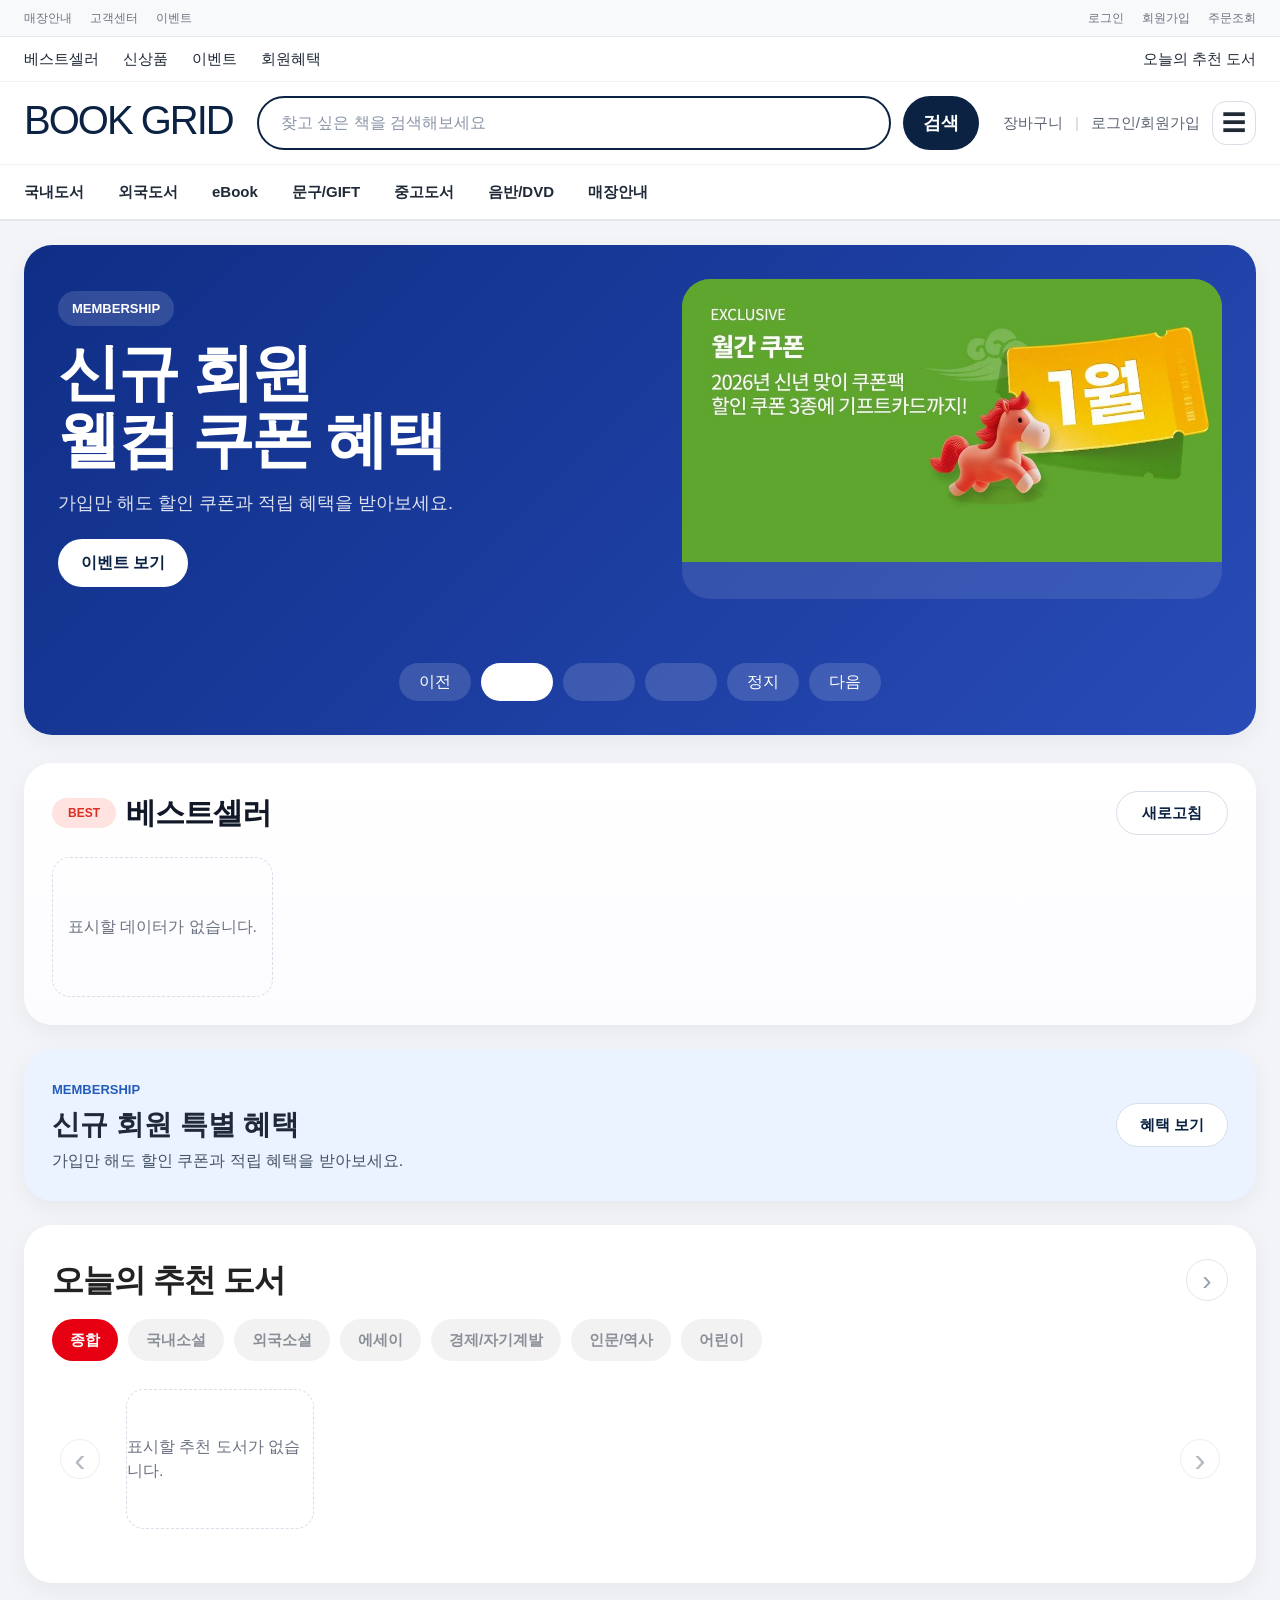
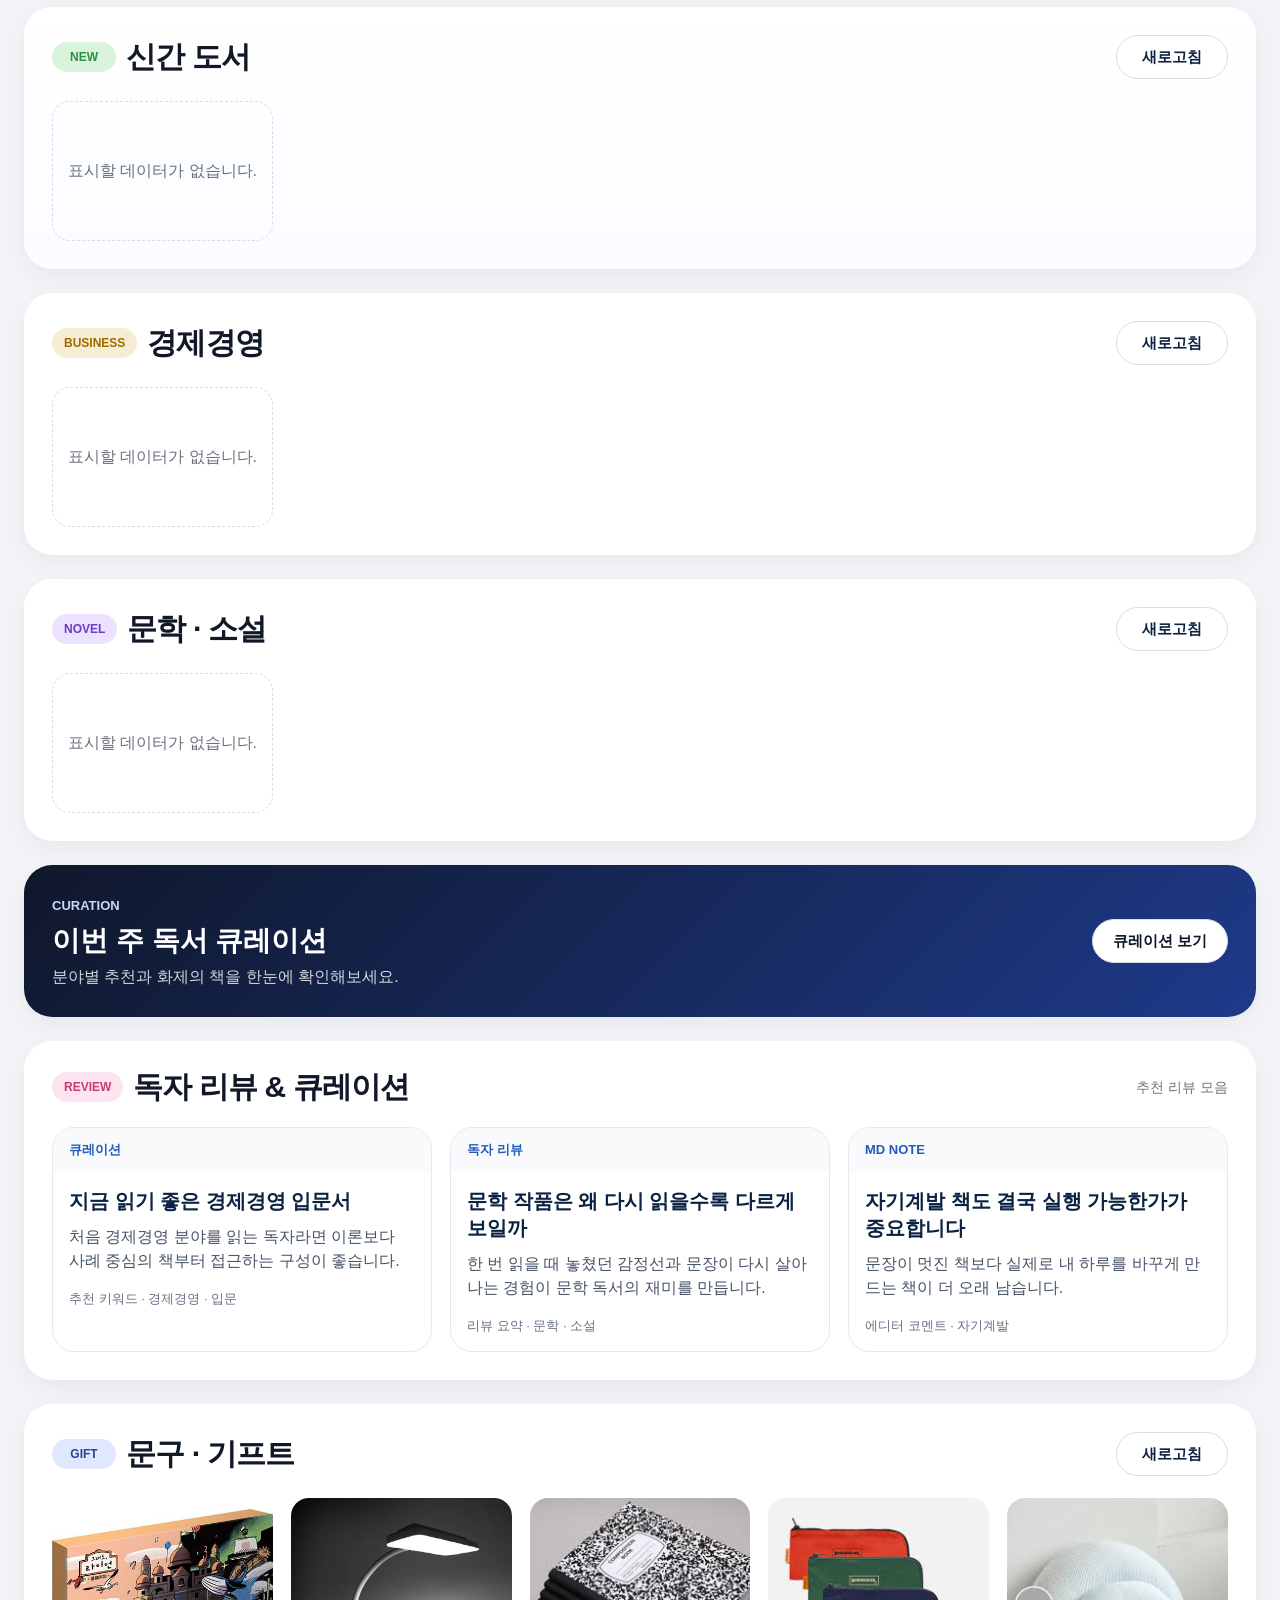
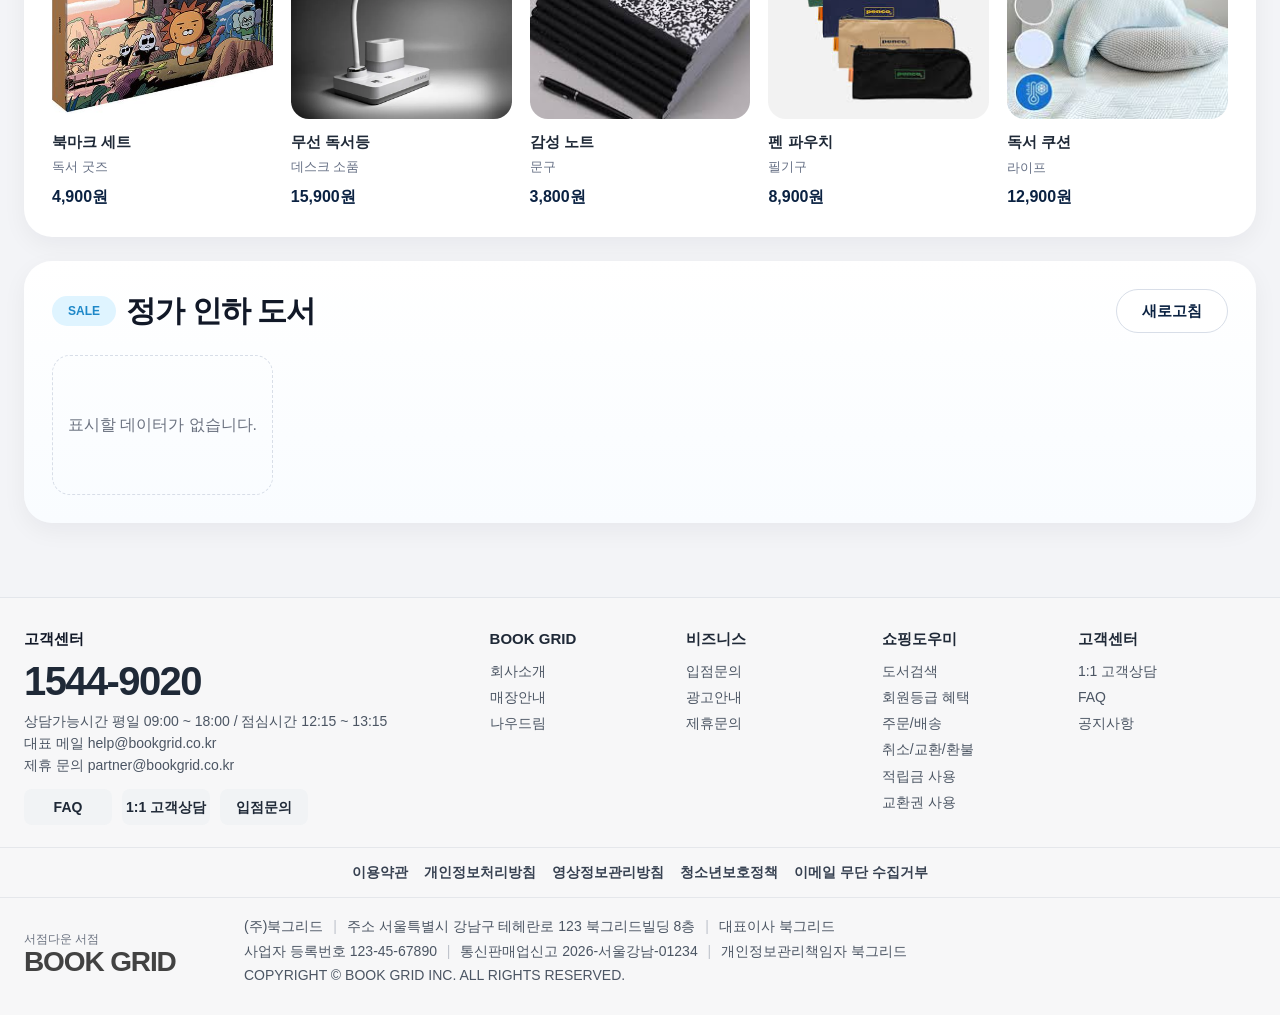
<file: index.html>
<!DOCTYPE html>
<html lang="ko">
<head>
<meta charset="UTF-8" />
<meta name="viewport" content="width=device-width, initial-scale=1.0" />
<title>BOOK GRID</title>
<link rel="stylesheet" href="css/main.css" />
</head>
<body>
<div class="top-util">
<div class="container util-inner">
<div class="util-left">
<a href="#">매장안내</a>
<a href="#">고객센터</a>
<a href="#">이벤트</a>
</div>
<div class="util-right">
<a href="#">로그인</a>
<a href="#">회원가입</a>
<a href="#">주문조회</a>
</div>
</div>
</div>

<header class="site-header">
<div class="top-banner">
<div class="container top-banner-inner">
<div class="top-banner-left">
    <a href="#">베스트셀러</a>
    <a href="#">신상품</a>
    <a href="#">이벤트</a>
    <a href="#">회원혜택</a>
</div>
<div class="top-banner-right">
    <span>오늘의 추천 도서</span>
</div>
</div>
</div>

<div class="main-header">
<div class="container main-header-inner">
<h1 class="logo">
    <a href="#">BOOK GRID</a>
</h1>

<form class="search-box" id="searchForm">
    <input
    type="text"
    id="searchInput"
    placeholder="찾고 싶은 책을 검색해보세요"
    />
    <button type="submit">검색</button>
</form>

<div class="header-actions">
    <a href="#" class="text-link">장바구니</a>
    <span class="divider">|</span>
    <a href="#" class="text-link">로그인/회원가입</a>
    <button
    class="menu-toggle"
    id="menuBtn"
    type="button"
    aria-label="메뉴 열기"
    >
    ☰
    </button>
</div>
</div>
</div>

<nav class="category-nav">
<div class="container category-nav-inner">
<ul class="category-list">
    <li><a href="#">국내도서</a></li>
    <li><a href="#">외국도서</a></li>
    <li><a href="#">eBook</a></li>
    <li><a href="#">문구/GIFT</a></li>
    <li><a href="#">중고도서</a></li>
    <li><a href="#">음반/DVD</a></li>
    <li><a href="#">매장안내</a></li>
</ul>
</div>
</nav>

<div class="mega-menu" id="megaMenu">
<div class="container mega-menu-inner">
<div class="mega-col">
    <h4>국내도서</h4>
    <a href="#">소설</a>
    <a href="#">에세이</a>
    <a href="#">경제경영</a>
    <a href="#">자기계발</a>
</div>
<div class="mega-col">
    <h4>외국도서</h4>
    <a href="#">문학</a>
    <a href="#">인문</a>
    <a href="#">예술</a>
    <a href="#">원서</a>
</div>
<div class="mega-col">
    <h4>eBook</h4>
    <a href="#">베스트</a>
    <a href="#">신간</a>
    <a href="#">오디오북</a>
    <a href="#">이벤트</a>
</div>
<div class="mega-col">
    <h4>문구/GIFT</h4>
    <a href="#">노트</a>
    <a href="#">펜</a>
    <a href="#">파우치</a>
    <a href="#">굿즈</a>
</div>
</div>
</div>
</header>

<main class="page-main">
<section class="hero-section">
<div class="container">
<div class="hero-slider">
    <div class="hero-track" id="heroTrack"></div>

    <div class="hero-controls">
    <button id="heroPrev" type="button">이전</button>
    <div class="hero-dots" id="heroDots"></div>
    <button id="heroPause" type="button">정지</button>
    <button id="heroNext" type="button">다음</button>
    </div>
</div>
</div>
</section>

<section class="content-wrap">
<div class="container">
<section class="content-section best-section">
    <div class="section-head">
    <div class="section-title-group">
        <span class="section-label red">BEST</span>
        <h2>베스트셀러</h2>
    </div>
    <button class="section-btn" data-section="best" type="button">새로고침</button>
    </div>
    <div class="book-grid five" id="bestBooks"></div>
</section>

<section class="wide-banner membership-banner">
    <div class="banner-copy">
    <span>MEMBERSHIP</span>
    <strong>신규 회원 특별 혜택</strong>
    <p>가입만 해도 할인 쿠폰과 적립 혜택을 받아보세요.</p>
    </div>
    <a href="#" class="banner-btn">혜택 보기</a>
</section>

<section class="content-section pick-clean-section">
    <div class="pick-clean-top">
    <div class="pick-clean-title-wrap">
        <h2>오늘의 추천 도서</h2>
    </div>

    <button class="pick-clean-more" type="button" aria-label="다음 추천 보기">›</button>
    </div>

    <div class="pick-clean-tabs" id="pickCleanTabs">
    <button class="pick-clean-tab active" type="button" data-pick-clean="all">종합</button>
    <button class="pick-clean-tab" type="button" data-pick-clean="korean">국내소설</button>
    <button class="pick-clean-tab" type="button" data-pick-clean="foreign">외국소설</button>
    <button class="pick-clean-tab" type="button" data-pick-clean="essay">에세이</button>
    <button class="pick-clean-tab" type="button" data-pick-clean="business">경제/자기계발</button>
    <button class="pick-clean-tab" type="button" data-pick-clean="humanities">인문/역사</button>
    <button class="pick-clean-tab" type="button" data-pick-clean="children">어린이</button>
    </div>

    <div class="pick-clean-carousel">
    <button class="pick-clean-arrow left" id="pickCleanPrev" type="button" aria-label="이전">‹</button>

    <div class="pick-clean-track-wrap">
        <div class="pick-clean-track" id="pickCleanTrack"></div>
    </div>

    <button class="pick-clean-arrow right" id="pickCleanNext" type="button" aria-label="다음">›</button>
    </div>

    <div class="pick-clean-dots" id="pickCleanDots"></div>
</section>

<section class="content-section soft-section">
    <div class="section-head">
    <div class="section-title-group">
        <span class="section-label green">NEW</span>
        <h2>신간 도서</h2>
    </div>
    <button class="section-btn" data-section="new" type="button">새로고침</button>
    </div>
    <div class="book-grid five" id="newBooks"></div>
</section>

<section class="content-section">
    <div class="section-head">
    <div class="section-title-group">
        <span class="section-label gold">BUSINESS</span>
        <h2>경제경영</h2>
    </div>
    <button class="section-btn" data-section="business" type="button">새로고침</button>
    </div>
    <div class="book-grid five" id="businessBooks"></div>
</section>

<section class="content-section">
    <div class="section-head">
    <div class="section-title-group">
        <span class="section-label purple">NOVEL</span>
        <h2>문학 · 소설</h2>
    </div>
    <button class="section-btn" data-section="novel" type="button">새로고침</button>
    </div>
    <div class="book-grid five" id="novelBooks"></div>
</section>

<section class="wide-banner dark">
    <div class="banner-copy">
    <span>CURATION</span>
    <strong>이번 주 독서 큐레이션</strong>
    <p>분야별 추천과 화제의 책을 한눈에 확인해보세요.</p>
    </div>
    <a href="#" class="banner-btn dark-btn">큐레이션 보기</a>
</section>

<section class="content-section review-section">
    <div class="section-head">
    <div class="section-title-group">
        <span class="section-label pink">REVIEW</span>
        <h2>독자 리뷰 & 큐레이션</h2>
    </div>
    <p class="section-meta">추천 리뷰 모음</p>
    </div>
    <div class="review-grid" id="reviewCards"></div>
</section>

<section class="content-section gift-section">
    <div class="section-head">
    <div class="section-title-group">
        <span class="section-label navy">GIFT</span>
        <h2>문구 · 기프트</h2>
    </div>
    <button class="section-btn" data-section="gift" type="button">새로고침</button>
    </div>
    <div class="gift-grid" id="giftItems"></div>
</section>

<section class="content-section sale-book-section">
    <div class="section-head">
    <div class="section-title-group">
        <span class="section-label sky">SALE</span>
        <h2>정가 인하 도서</h2>
    </div>
    <button class="section-btn" data-section="sale" type="button">새로고침</button>
    </div>
    <div class="book-grid five" id="saleBooks"></div>
</section>

<section class="content-section search-result-section hidden" id="searchSection">
    <div class="section-head">
    <div class="section-title-group">
        <span class="section-label blue">SEARCH</span>
        <h2>검색 결과</h2>
    </div>
    <p class="section-meta" id="searchMeta">도서를 검색해보세요</p>
    </div>
    <div class="book-grid five" id="searchBooks"></div>
</section>
</div>
</section>
</main>

<footer class="site-footer">
<div class="footer-top">
<div class="container footer-top-inner">
<div class="footer-cs">
    <h3>고객센터</h3>
    <strong>1544-9020</strong>
    <p>상담가능시간 평일 09:00 ~ 18:00 / 점심시간 12:15 ~ 13:15</p>
    <p>대표 메일 <a href="mailto:help@bookgrid.co.kr">help@bookgrid.co.kr</a></p>
    <p>제휴 문의 <a href="mailto:partner@bookgrid.co.kr">partner@bookgrid.co.kr</a></p>

    <div class="footer-cs-buttons">
    <a href="#">FAQ</a>
    <a href="#">1:1 고객상담</a>
    <a href="#">입점문의</a>
    </div>
</div>

<div class="footer-links-group">
    <div class="footer-links-col">
    <h4>BOOK GRID</h4>
    <a href="#">회사소개</a>
    <a href="#">매장안내</a>
    <a href="#">나우드림</a>
    </div>

    <div class="footer-links-col">
    <h4>비즈니스</h4>
    <a href="#">입점문의</a>
    <a href="#">광고안내</a>
    <a href="#">제휴문의</a>
    </div>

    <div class="footer-links-col">
    <h4>쇼핑도우미</h4>
    <a href="#">도서검색</a>
    <a href="#">회원등급 혜택</a>
    <a href="#">주문/배송</a>
    <a href="#">취소/교환/환불</a>
    <a href="#">적립금 사용</a>
    <a href="#">교환권 사용</a>
    </div>

    <div class="footer-links-col">
    <h4>고객센터</h4>
    <a href="#">1:1 고객상담</a>
    <a href="#">FAQ</a>
    <a href="#">공지사항</a>
    </div>
</div>
</div>
</div>

<div class="footer-policy">
<div class="container footer-policy-inner">
<nav class="footer-policy-links">
    <a href="#">이용약관</a>
    <a href="#">개인정보처리방침</a>
    <a href="#">영상정보관리방침</a>
    <a href="#">청소년보호정책</a>
    <a href="#">이메일 무단 수집거부</a>
</nav>
</div>
</div>

<div class="footer-bottom">
<div class="container footer-bottom-inner">
<div class="footer-brand">
    <p class="footer-brand-kicker">서점다운 서점</p>
    <h3>BOOK GRID</h3>
</div>

<div class="footer-company-info">
    <p>(주)북그리드 <span>|</span> 주소 서울특별시 강남구 테헤란로 123 북그리드빌딩 8층 <span>|</span> 대표이사 북그리드</p>
    <p>사업자 등록번호 123-45-67890 <span>|</span> 통신판매업신고 2026-서울강남-01234 <span>|</span> 개인정보관리책임자 북그리드</p>
    <p class="footer-copyright">COPYRIGHT © BOOK GRID INC. ALL RIGHTS RESERVED.</p>
</div>
</div>
</div>
</footer>

<script src="js/app.js"></script>
</body>
</html>
</file>
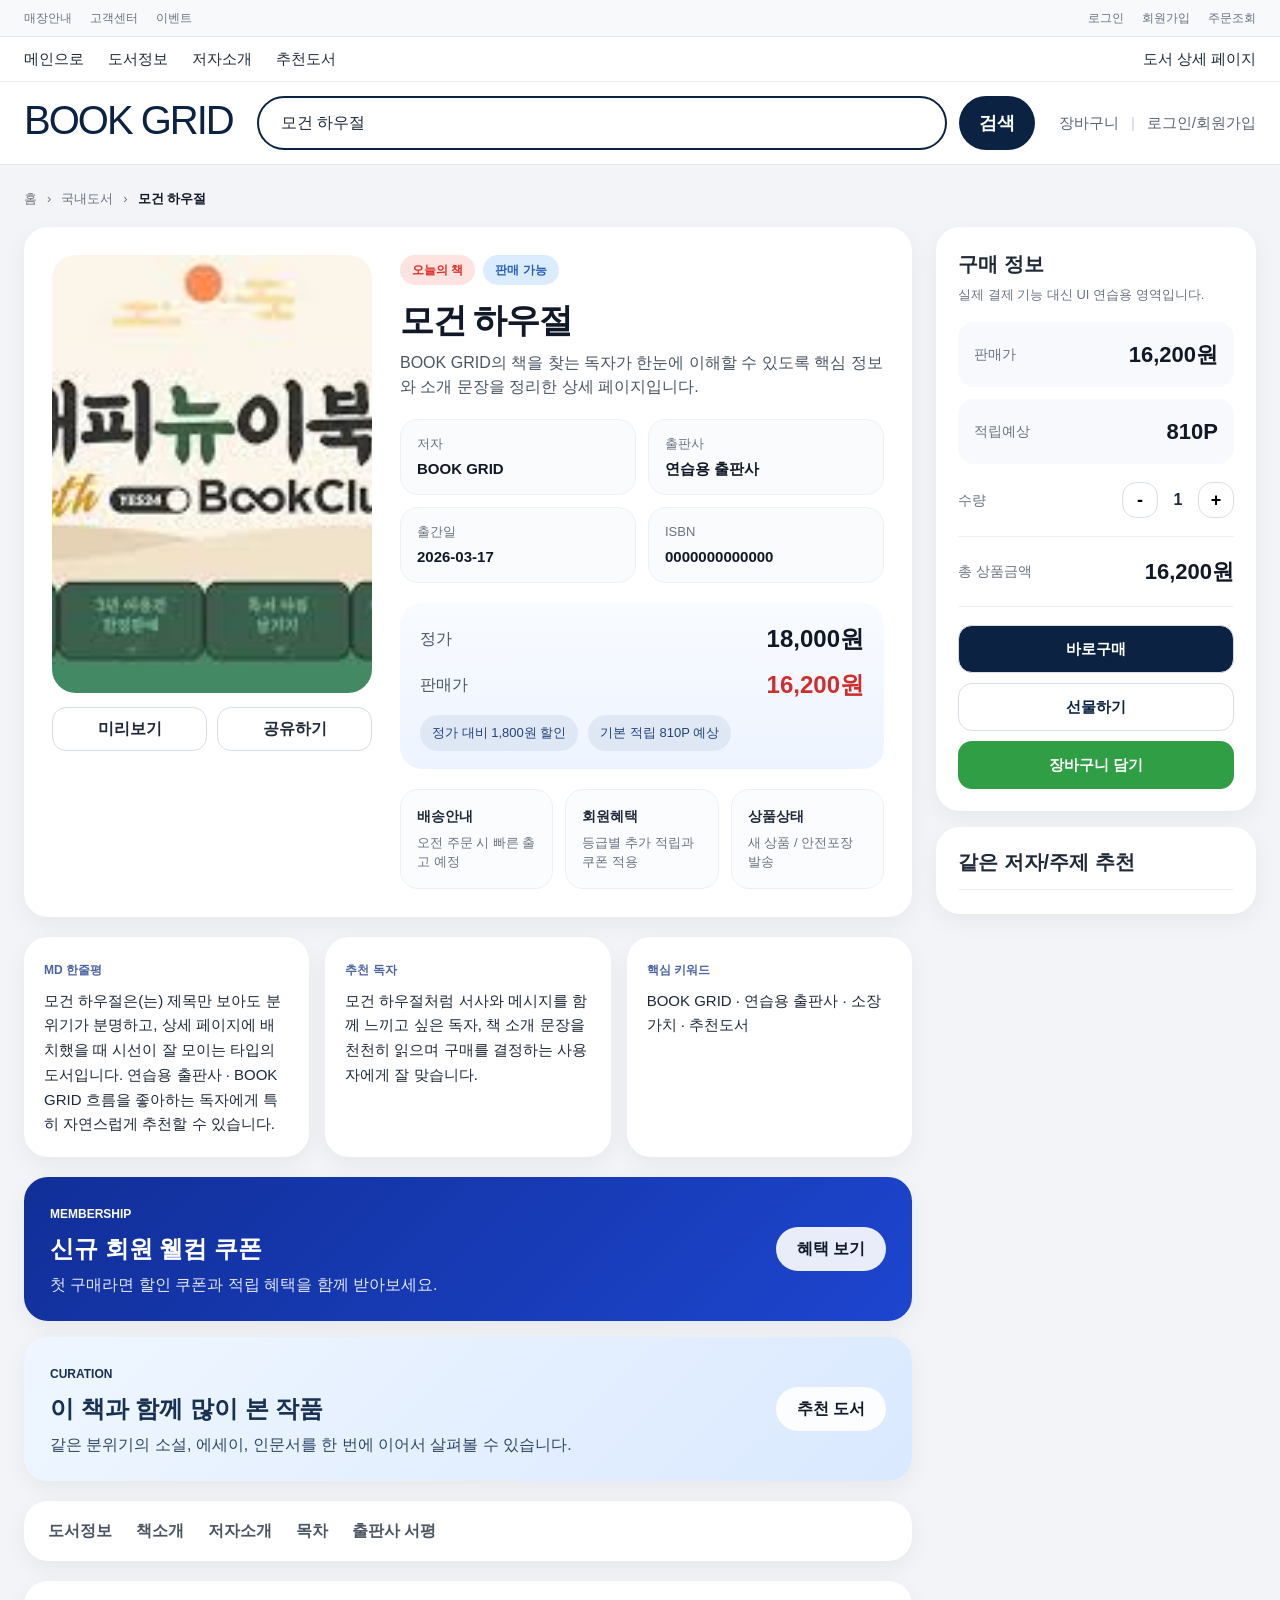
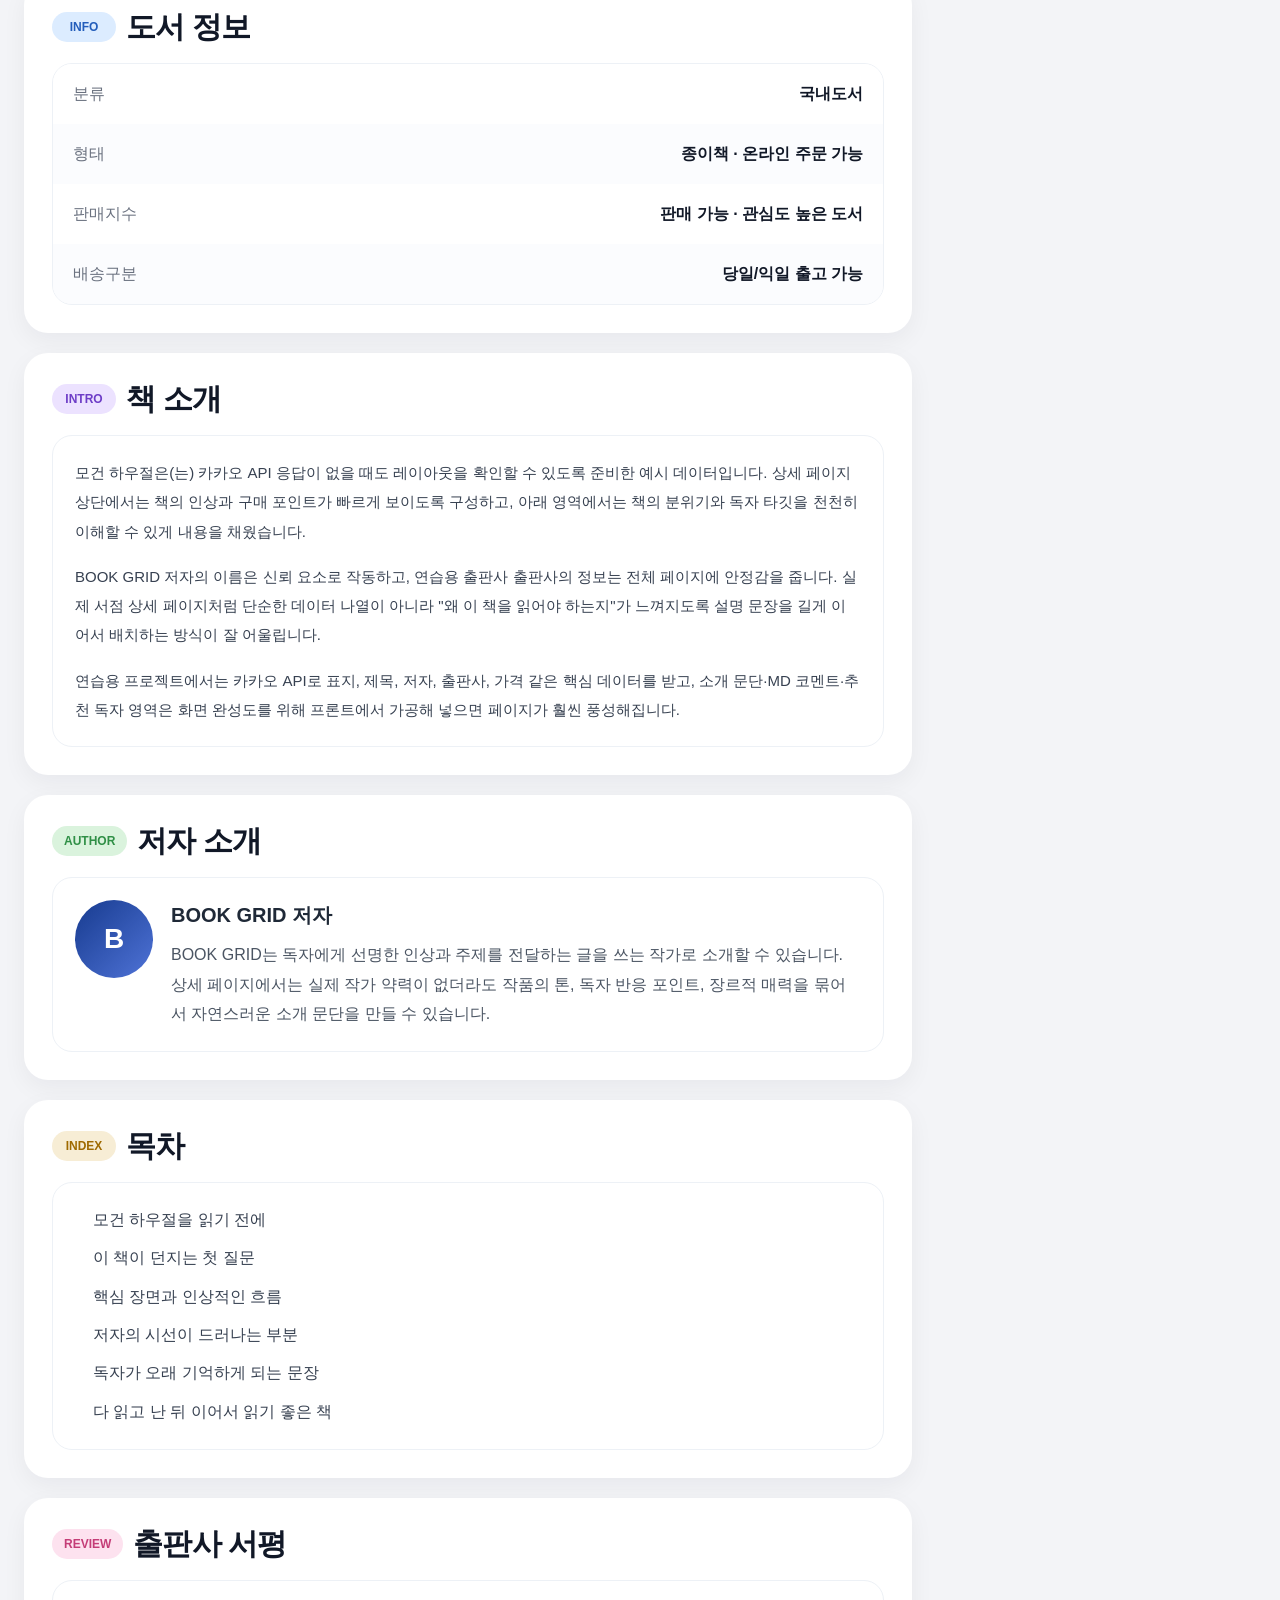
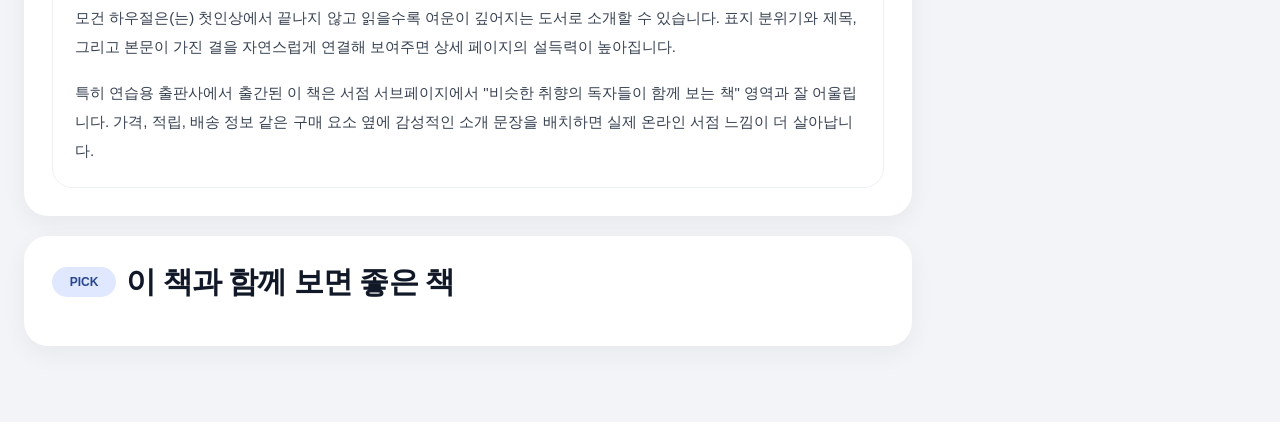
<file: detail.html>
<!DOCTYPE html>
<html lang="ko">
<head>
  <meta charset="UTF-8" />
  <meta name="viewport" content="width=device-width, initial-scale=1.0" />
  <title>BOOK GRID - 도서 상세</title>
  <link rel="stylesheet" href="css/main.css" />
  <link rel="stylesheet" href="css/detail.css" />
</head>
<body>
  <div class="top-util">
    <div class="container util-inner">
      <div class="util-left">
        <a href="#">매장안내</a>
        <a href="#">고객센터</a>
        <a href="#">이벤트</a>
      </div>
      <div class="util-right">
        <a href="#">로그인</a>
        <a href="#">회원가입</a>
        <a href="#">주문조회</a>
      </div>
    </div>
  </div>

  <header class="site-header detail-header">
    <div class="top-banner">
      <div class="container top-banner-inner">
        <div class="top-banner-left">
          <a href="index.html">메인으로</a>
          <a href="#detailInfo">도서정보</a>
          <a href="#authorSection">저자소개</a>
          <a href="#recommendSection">추천도서</a>
        </div>
        <div class="top-banner-right">
          <span>도서 상세 페이지</span>
        </div>
      </div>
    </div>

    <div class="main-header">
      <div class="container main-header-inner">
        <h1 class="logo">
          <a href="index.html">BOOK GRID</a>
        </h1>

        <form class="search-box" id="detailSearchForm">
          <input
            type="text"
            id="detailSearchInput"
            placeholder="책 제목을 입력하면 상세 페이지를 다시 불러옵니다"
          />
          <button type="submit">검색</button>
        </form>

        <div class="header-actions">
          <a href="#" class="text-link">장바구니</a>
          <span class="divider">|</span>
          <a href="#" class="text-link">로그인/회원가입</a>
        </div>
      </div>
    </div>
  </header>

  <main class="page-main detail-page-main">
    <div class="container">
      <div class="breadcrumb">
        <a href="index.html">홈</a>
        <span>›</span>
        <a href="#">국내도서</a>
        <span>›</span>
        <strong id="breadcrumbTitle">도서 상세</strong>
      </div>

      <section class="detail-hero">
        <div class="detail-main-column">
          <div class="detail-top-card">
            <div class="detail-cover-wrap">
              <div class="detail-cover-box">
                <img id="bookThumbnail" src="img/book.jpg" alt="도서 표지" />
              </div>
              <div class="detail-cover-actions">
                <button type="button">미리보기</button>
                <button type="button">공유하기</button>
              </div>
            </div>

            <div class="detail-summary">
              <div class="detail-badges">
                <span class="detail-badge red">오늘의 책</span>
                <span class="detail-badge blue" id="saleBadge">판매중</span>
              </div>

              <h2 class="detail-title" id="bookTitle">불러오는 중...</h2>
              <p class="detail-subtitle" id="bookSubtitle">도서 상세 설명을 준비하고 있습니다.</p>

              <dl class="detail-meta-list">
                <div>
                  <dt>저자</dt>
                  <dd id="bookAuthors">-</dd>
                </div>
                <div>
                  <dt>출판사</dt>
                  <dd id="bookPublisher">-</dd>
                </div>
                <div>
                  <dt>출간일</dt>
                  <dd id="bookDate">-</dd>
                </div>
                <div>
                  <dt>ISBN</dt>
                  <dd id="bookIsbn">-</dd>
                </div>
              </dl>

              <div class="detail-price-box">
                <div class="price-line">
                  <span class="label">정가</span>
                  <strong id="originPrice">0원</strong>
                </div>
                <div class="price-line sale">
                  <span class="label">판매가</span>
                  <strong id="salePrice">0원</strong>
                </div>
                <div class="price-desc">
                  <span id="discountText">즉시할인 적용 가능</span>
                  <span id="pointText">기본 적립 제공</span>
                </div>
              </div>

              <div class="quick-info-grid">
                <article>
                  <strong>배송안내</strong>
                  <p>오전 주문 시 빠른 출고 예정</p>
                </article>
                <article>
                  <strong>회원혜택</strong>
                  <p>등급별 추가 적립과 쿠폰 적용</p>
                </article>
                <article>
                  <strong>상품상태</strong>
                  <p>새 상품 / 안전포장 발송</p>
                </article>
              </div>
            </div>
          </div>

          <section class="detail-highlight-grid">
            <article>
              <span>MD 한줄평</span>
              <p id="mdComment">읽는 흐름이 좋고, 책 소개 페이지에 자연스럽게 어울리는 도서입니다.</p>
            </article>
            <article>
              <span>추천 독자</span>
              <p id="targetReader">처음 읽는 독자부터 깊이 있게 다시 읽고 싶은 독자까지 추천합니다.</p>
            </article>
            <article>
              <span>핵심 키워드</span>
              <p id="keywordTags">몰입감 · 문장력 · 추천도서</p>
            </article>
          </section>

          <section class="event-banner-stack">
            <article class="event-banner blue-tone">
              <div>
                <span>MEMBERSHIP</span>
                <strong>신규 회원 웰컴 쿠폰</strong>
                <p>첫 구매라면 할인 쿠폰과 적립 혜택을 함께 받아보세요.</p>
              </div>
              <a href="#">혜택 보기</a>
            </article>
            <article class="event-banner soft-tone">
              <div>
                <span>CURATION</span>
                <strong>이 책과 함께 많이 본 작품</strong>
                <p>같은 분위기의 소설, 에세이, 인문서를 한 번에 이어서 살펴볼 수 있습니다.</p>
              </div>
              <a href="#recommendSection">추천 도서</a>
            </article>
          </section>

          <nav class="detail-tab-nav">
            <a href="#detailInfo">도서정보</a>
            <a href="#introSection">책소개</a>
            <a href="#authorSection">저자소개</a>
            <a href="#indexSection">목차</a>
            <a href="#reviewSection">출판사 서평</a>
          </nav>

          <section class="detail-section" id="detailInfo">
            <div class="section-head detail-section-head">
              <div class="section-title-group">
                <span class="section-label blue">INFO</span>
                <h2>도서 정보</h2>
              </div>
            </div>
            <div class="info-table-card">
              <div class="info-row"><span>분류</span><strong id="categoryText">국내도서</strong></div>
              <div class="info-row"><span>형태</span><strong id="formatText">종이책</strong></div>
              <div class="info-row"><span>판매지수</span><strong id="saleStatusText">인기 도서</strong></div>
              <div class="info-row"><span>배송구분</span><strong>당일/익일 출고 가능</strong></div>
            </div>
          </section>

          <section class="detail-section" id="introSection">
            <div class="section-head detail-section-head">
              <div class="section-title-group">
                <span class="section-label purple">INTRO</span>
                <h2>책 소개</h2>
              </div>
            </div>
            <div class="detail-paragraph-card">
              <p id="introParagraph1"></p>
              <p id="introParagraph2"></p>
              <p id="introParagraph3"></p>
            </div>
          </section>

          <section class="detail-section" id="authorSection">
            <div class="section-head detail-section-head">
              <div class="section-title-group">
                <span class="section-label green">AUTHOR</span>
                <h2>저자 소개</h2>
              </div>
            </div>
            <div class="author-card">
              <div class="author-avatar" id="authorInitial">작</div>
              <div class="author-copy">
                <strong id="authorNameBlock">저자 정보 준비 중</strong>
                <p id="authorDescription"></p>
              </div>
            </div>
          </section>

          <section class="detail-section" id="indexSection">
            <div class="section-head detail-section-head">
              <div class="section-title-group">
                <span class="section-label gold">INDEX</span>
                <h2>목차</h2>
              </div>
            </div>
            <div class="detail-paragraph-card">
              <ol class="toc-list" id="tocList"></ol>
            </div>
          </section>

          <section class="detail-section" id="reviewSection">
            <div class="section-head detail-section-head">
              <div class="section-title-group">
                <span class="section-label pink">REVIEW</span>
                <h2>출판사 서평</h2>
              </div>
            </div>
            <div class="detail-paragraph-card">
              <p id="reviewParagraph1"></p>
              <p id="reviewParagraph2"></p>
            </div>
          </section>

          <section class="detail-section" id="recommendSection">
            <div class="section-head detail-section-head">
              <div class="section-title-group">
                <span class="section-label navy">PICK</span>
                <h2>이 책과 함께 보면 좋은 책</h2>
              </div>
            </div>
            <div class="recommend-grid" id="recommendGrid"></div>
          </section>
        </div>

        <aside class="detail-side-column">
          <div class="purchase-card">
            <div class="purchase-top">
              <strong>구매 정보</strong>
              <p>실제 결제 기능 대신 UI 연습용 영역입니다.</p>
            </div>

            <div class="purchase-price-area">
              <div>
                <span>판매가</span>
                <strong id="stickySalePrice">0원</strong>
              </div>
              <div>
                <span>적립예상</span>
                <strong id="stickyPoint">0P</strong>
              </div>
            </div>

            <div class="purchase-count">
              <span>수량</span>
              <div class="qty-box">
                <button type="button" id="qtyMinus">-</button>
                <strong id="qtyValue">1</strong>
                <button type="button" id="qtyPlus">+</button>
              </div>
            </div>

            <div class="purchase-total">
              <span>총 상품금액</span>
              <strong id="totalPrice">0원</strong>
            </div>

            <div class="purchase-actions">
              <button type="button" class="ghost-btn">바로구매</button>
              <button type="button" class="ghost-btn light">선물하기</button>
              <button type="button" class="main-btn">장바구니 담기</button>
            </div>
          </div>

          <div class="mini-list-card">
            <div class="mini-list-head">
              <strong>같은 저자/주제 추천</strong>
            </div>
            <div id="sideMiniList" class="mini-book-list"></div>
          </div>
        </aside>
      </section>
    </div>
  </main>

  <script src="js/detail.js"></script>
</body>
</html>
</file>
<file: css/main.css>
* {
box-sizing: border-box;
margin: 0;
padding: 0;
}

html {
scroll-behavior: smooth;
}

body {
font-family: "Pretendard", "Noto Sans KR", sans-serif;
background: #f3f4f7;
color: #1f2937;
line-height: 1.5;
}

a {
color: inherit;
text-decoration: none;
}

img {
display: block;
width: 100%;
height: auto;
}

button {
border: 0;
background: none;
font: inherit;
cursor: pointer;
}

ul,
ol {
list-style: none;
}

.hidden {
display: none !important;
}

.container {
width: min(1240px, calc(100% - 48px));
margin: 0 auto;
}

/* 상단 유틸 */
.top-util {
background: #f8f9fb;
border-bottom: 1px solid #e5e7eb;
}

.util-inner {
min-height: 36px;
display: flex;
align-items: center;
justify-content: space-between;
gap: 20px;
font-size: 12px;
color: #6b7280;
}

.util-left,
.util-right {
display: flex;
align-items: center;
gap: 18px;
flex-wrap: nowrap;
}

.util-left a,
.util-right a {
white-space: nowrap;
word-break: keep-all;
}

/* 헤더 */
.site-header {
background: #fff;
border-bottom: 1px solid #e5e7eb;
}

.top-banner {
border-bottom: 1px solid #eef1f5;
background: #fff;
}

.top-banner-inner {
min-height: 44px;
display: flex;
align-items: center;
justify-content: space-between;
gap: 20px;
}

.top-banner-left {
display: flex;
align-items: center;
gap: 24px;
flex-wrap: nowrap;
min-width: 0;
}

.top-banner-left a,
.top-banner-right span {
white-space: nowrap;
word-break: keep-all;
font-size: 15px;
color: #1f2937;
}

.top-banner-right {
color: #6b7280;
font-size: 14px;
}

.main-header {
padding: 14px 0;
background: #fff;
}

.main-header-inner {
display: grid;
grid-template-columns: auto minmax(320px, 1fr) auto;
align-items: center;
gap: 24px;
}

.logo {
min-width: 0;
}

.logo a {
display: inline-block;
white-space: nowrap;
word-break: keep-all;
line-height: 1;
font-size: 40px;
font-weight: 500;
letter-spacing: -0.05em;
color: #0b2242;
}

.search-box {
display: flex;
align-items: center;
gap: 12px;
min-width: 0;
}

.search-box input {
width: 100%;
min-width: 0;
height: 54px;
padding: 0 22px;
border: 2px solid #0b2242;
border-radius: 999px;
background: #fff;
font-size: 16px;
color: #1f2937;
outline: none;
}

.search-box input::placeholder {
color: #8a94a6;
}

.search-box button {
flex: 0 0 76px;
width: 76px;
height: 54px;
border-radius: 999px;
background: #0b2242;
color: #fff;
font-size: 18px;
font-weight: 800;
display: inline-flex;
align-items: center;
justify-content: center;
white-space: nowrap;
}

.header-actions {
display: flex;
align-items: center;
gap: 12px;
white-space: nowrap;
color: #5b6472;
font-size: 15px;
}

.header-actions .text-link {
white-space: nowrap;
}

.header-actions .divider {
color: #c8ced8;
}

.menu-toggle {
width: 44px;
height: 44px;
border-radius: 14px;
border: 1px solid #d8dde6;
background: #fff;
color: #1f2937;
font-size: 24px;
display: inline-flex;
align-items: center;
justify-content: center;
}

/* 카테고리 */
.category-nav {
background: #fff;
border-top: 1px solid #eef1f5;
border-bottom: 1px solid #e5e7eb;
}

.category-nav-inner {
min-height: 54px;
display: flex;
align-items: center;
}

.category-list {
display: flex;
align-items: center;
gap: 34px;
overflow-x: auto;
white-space: nowrap;
scrollbar-width: none;
}

.category-list::-webkit-scrollbar {
display: none;
}

.category-list a {
white-space: nowrap;
word-break: keep-all;
font-size: 15px;
font-weight: 700;
color: #1f2937;
}

.mega-menu {
display: none;
background: #fff;
border-bottom: 1px solid #e5e7eb;
box-shadow: 0 18px 36px rgba(15, 23, 42, 0.08);
}

.mega-menu.open {
display: block;
}

.mega-menu-inner {
display: grid;
grid-template-columns: repeat(4, minmax(0, 1fr));
gap: 24px;
padding: 24px 0 28px;
}

.mega-col h4 {
margin-bottom: 12px;
font-size: 16px;
font-weight: 800;
color: #0b2242;
}

.mega-col a {
display: block;
margin-top: 8px;
color: #4b5563;
font-size: 14px;
}

/* 메인 */
.page-main {
padding-top: 24px;
}

.hero-section {
margin-bottom: 28px;
}

.hero-slider,
.content-section,
.wide-banner {
border-radius: 28px;
background: #fff;
box-shadow: 0 8px 24px rgba(15, 23, 42, 0.05);
}

.hero-slider {
overflow: hidden;
padding: 34px;
background: linear-gradient(135deg, #0f2e86, #284bb7);
}

.hero-track {
position: relative;
min-height: 360px;
}

.hero-slide {
display: none;
grid-template-columns: 1.05fr 0.95fr;
gap: 28px;
align-items: center;
}

.hero-slide.active {
display: grid;
}

.hero-copy {
color: #fff;
}

.hero-copy span {
display: inline-block;
margin-bottom: 14px;
padding: 8px 14px;
border-radius: 999px;
background: rgba(255, 255, 255, 0.14);
font-size: 13px;
font-weight: 800;
}

.hero-copy h1 {
font-size: 62px;
line-height: 1.08;
letter-spacing: -0.04em;
margin-bottom: 16px;
}

.hero-copy p {
color: rgba(255, 255, 255, 0.86);
font-size: 18px;
margin-bottom: 22px;
}

.hero-copy a {
display: inline-flex;
align-items: center;
justify-content: center;
min-width: 130px;
height: 48px;
padding: 0 18px;
border-radius: 999px;
background: #fff;
color: #0b2242;
font-weight: 800;
}

.hero-visual-card {
overflow: hidden;
border-radius: 28px;
background: rgba(255, 255, 255, 0.1);
min-height: 320px;
}

.hero-visual-card img {
height: 100%;
object-fit: cover;
}

.hero-controls {
display: flex;
align-items: center;
justify-content: center;
gap: 10px;
margin-top: 24px;
}

.hero-controls button {
min-width: 72px;
height: 38px;
padding: 0 14px;
border-radius: 999px;
background: rgba(255, 255, 255, 0.14);
color: #fff;
}

.hero-dots {
display: flex;
align-items: center;
gap: 10px;
}

.hero-dot {
width: 10px;
height: 10px;
border-radius: 50%;
background: rgba(255, 255, 255, 0.4);
}

.hero-dot.active {
background: #fff;
}

.content-wrap {
padding-bottom: 10px;
}

.content-section {
padding: 28px;
margin-bottom: 24px;
}

.best-section {
background: linear-gradient(180deg, #fff, #fcfcff);
}

.soft-section {
background: linear-gradient(180deg, #fff, #fbfcff);
}

.sale-book-section {
background: linear-gradient(180deg, #ffffff, #f9fcff);
}

.section-head {
display: flex;
align-items: center;
justify-content: space-between;
gap: 16px;
margin-bottom: 22px;
}

.section-title-group {
display: flex;
align-items: center;
gap: 10px;
}

.section-title-group h2 {
font-size: 30px;
line-height: 1.2;
letter-spacing: -0.03em;
color: #111827;
font-weight: 800;
}

.section-meta {
color: #6b7280;
font-size: 14px;
}

.section-label {
display: inline-flex;
align-items: center;
justify-content: center;
min-width: 64px;
height: 30px;
padding: 0 12px;
border-radius: 999px;
font-size: 12px;
font-weight: 800;
}

.red {
background: #ffe3e0;
color: #d93025;
}

.blue {
background: #dcecff;
color: #235dbb;
}

.green {
background: #daf3dd;
color: #2f8f46;
}

.gold {
background: #f7edd5;
color: #9f6a00;
}

.purple {
background: #ece2ff;
color: #6d3dc7;
}

.pink {
background: #fde2ef;
color: #c43d77;
}

.navy {
background: #dfe8ff;
color: #274690;
}

.sky {
background: #dff4ff;
color: #1e88c8;
}

.section-btn,
.banner-btn {
display: inline-flex;
align-items: center;
justify-content: center;
min-width: 112px;
height: 44px;
padding: 0 20px;
border-radius: 999px;
border: 1px solid #d8dee8;
background: #fff;
color: #0b2242;
font-size: 15px;
font-weight: 800;
white-space: nowrap;
}

.section-btn:active {
transform: scale(0.97);
}

.book-grid {
display: grid;
grid-template-columns: repeat(5, minmax(0, 1fr));
gap: 18px;
}

.book-card {
min-width: 0;
}
.book-card-link {
display: block;
}

.book-card-link:hover .book-thumb img {
transform: scale(1.03);
transition: transform 0.25s ease;
}

.book-thumb img {
transition: transform 0.25s ease;
}

.book-card-link:hover h4 {
color: #0b2242;
}


.book-thumb {
position: relative;
overflow: hidden;
border-radius: 18px;
background: #f2f4f7;
aspect-ratio: 0.74 / 1;
}

.book-thumb img {
width: 100%;
height: 100%;
object-fit: cover;
image-rendering: auto;
}

.rank-badge {
position: absolute;
top: 12px;
left: 12px;
width: 32px;
height: 32px;
display: flex;
align-items: center;
justify-content: center;
border-radius: 50%;
background: #091a3a;
color: #fff;
font-size: 14px;
font-weight: 800;
}

.book-info {
padding-top: 12px;
}

.book-info h4 {
font-size: 16px;
line-height: 1.45;
font-weight: 800;
margin-bottom: 6px;
color: #1f2937;
word-break: keep-all;
}

.book-meta {
font-size: 13px;
color: #6b7280;
line-height: 1.45;
}

.book-price {
margin-top: 8px;
color: #0b2242;
font-weight: 800;
}

.empty-box {
min-height: 140px;
display: flex;
align-items: center;
justify-content: center;
border: 1px dashed #d8dee8;
border-radius: 18px;
color: #6b7280;
}

/* 와이드 배너 */
.wide-banner {
display: flex;
align-items: center;
justify-content: space-between;
gap: 18px;
padding: 28px;
margin-bottom: 24px;
}

.membership-banner {
background: #eaf3ff;
}

.wide-banner.dark {
background: linear-gradient(135deg, #0f172a, #1e3a8a);
color: #fff;
}

.banner-copy span {
display: inline-block;
margin-bottom: 8px;
font-size: 13px;
font-weight: 800;
color: #235dbb;
}

.wide-banner.dark .banner-copy span {
color: #c7d8ff;
}

.banner-copy strong {
display: block;
font-size: 28px;
line-height: 1.2;
margin-bottom: 8px;
}

.banner-copy p {
color: #475467;
}

.wide-banner.dark .banner-copy p {
color: rgba(255, 255, 255, 0.82);
}

.dark-btn {
background: #fff;
color: #0f172a;
}

/* 오늘의 추천 */
.pick-clean-section {
padding: 34px 28px 30px;
}

.pick-clean-top {
display: flex;
align-items: center;
justify-content: space-between;
gap: 16px;
margin-bottom: 18px;
}

.pick-clean-top h2 {
font-size: 32px;
line-height: 1.2;
letter-spacing: -0.03em;
color: #222;
font-weight: 800;
}

.pick-clean-more {
width: 42px;
height: 42px;
border-radius: 50%;
border: 1px solid #e3e6eb;
background: #fff;
color: #9aa3ad;
font-size: 28px;
}

.pick-clean-tabs {
display: flex;
flex-wrap: wrap;
gap: 10px;
margin-bottom: 28px;
}

.pick-clean-tab {
height: 42px;
padding: 0 18px;
border-radius: 999px;
background: #f2f2f2;
color: #8b8f97;
font-size: 15px;
font-weight: 700;
}

.pick-clean-tab.active {
background: #e60012;
color: #fff;
}

.pick-clean-carousel {
display: grid;
grid-template-columns: 56px minmax(0, 1fr) 56px;
align-items: center;
gap: 18px;
}

.pick-clean-arrow {
width: 40px;
height: 40px;
justify-self: center;
border-radius: 50%;
border: 1px solid #eceff3;
background: #fff;
color: #b3bac3;
font-size: 34px;
line-height: 1;
display: flex;
align-items: center;
justify-content: center;
}

.pick-clean-track-wrap {
overflow: hidden;
}

.pick-clean-track {
display: grid;
grid-template-columns: repeat(5, minmax(0, 1fr));
gap: 22px;
}

.pick-clean-card {
min-width: 0;
}

.pick-clean-thumb {
overflow: hidden;
border-radius: 6px;
background: #f4f5f7;
aspect-ratio: 0.74 / 1;
box-shadow: 0 6px 18px rgba(15, 23, 42, 0.05);
margin-bottom: 14px;
}

.pick-clean-thumb img {
width: 100%;
height: 100%;
object-fit: cover;
image-rendering: auto;
}

.pick-clean-title {
font-size: 15px;
line-height: 1.45;
color: #222;
margin-bottom: 6px;
font-weight: 700;
display: -webkit-box;
-webkit-line-clamp: 2;
-webkit-box-orient: vertical;
overflow: hidden;
}

.pick-clean-author {
font-size: 14px;
color: #7a7f87;
}

.pick-clean-dots {
display: flex;
justify-content: center;
gap: 10px;
margin-top: 24px;
}

.pick-clean-dot {
width: 10px;
height: 10px;
border-radius: 50%;
background: #c7cbd1;
}

.pick-clean-dot.active {
background: #8f959c;
}

/* 리뷰 */
.review-grid {
display: grid;
grid-template-columns: repeat(3, minmax(0, 1fr));
gap: 18px;
}

.review-card {
border: 1px solid #e5e8ef;
border-radius: 22px;
background: #fff;
overflow: hidden;
}

.review-top {
padding: 12px 16px;
background: #f8fafc;
color: #235dbb;
font-size: 13px;
font-weight: 800;
}

.review-body {
padding: 16px;
}

.review-body h4 {
font-size: 20px;
line-height: 1.35;
margin-bottom: 10px;
color: #0b2242;
}

.review-body p {
color: #475467;
}

.review-footer {
padding: 0 16px 16px;
color: #667085;
font-size: 13px;
}

/* 기프트 */
.gift-grid {
display: grid;
grid-template-columns: repeat(5, minmax(0, 1fr));
gap: 18px;
}

.gift-thumb {
overflow: hidden;
border-radius: 18px;
background: #f2f4f7;
aspect-ratio: 1 / 1;
}

.gift-thumb img {
height: 100%;
object-fit: cover;
}

.gift-card h4 {
margin-top: 12px;
font-size: 15px;
font-weight: 800;
}

.gift-card p {
margin-top: 4px;
color: #667085;
font-size: 13px;
}

.gift-price {
margin-top: 8px;
color: #0b2242;
font-weight: 800;
}

/* 검색 결과 */
.search-result-section {
background: linear-gradient(180deg, #fff, #fbfdff);
}

/* 푸터 */
.site-footer {
margin-top: 40px;
background: #f7f7f8;
border-top: 1px solid #e3e6eb;
color: #374151;
}

.footer-top {
padding: 30px 0 22px;
}

.footer-top-inner {
display: grid;
grid-template-columns: 1.1fr 2fr;
gap: 44px;
align-items: start;
}

.footer-cs h3 {
margin-bottom: 10px;
font-size: 15px;
font-weight: 800;
color: #111827;
}

.footer-cs strong {
display: block;
margin-bottom: 10px;
font-size: 40px;
line-height: 1;
letter-spacing: -0.04em;
color: #1f2937;
}

.footer-cs p {
color: #4b5563;
margin-bottom: 2px;
font-size: 14px;
line-height: 1.45;
}

.footer-cs-buttons {
display: flex;
gap: 10px;
margin-top: 14px;
flex-wrap: wrap;
}

.footer-cs-buttons a {
min-width: 88px;
height: 36px;
display: inline-flex;
align-items: center;
justify-content: center;
border-radius: 8px;
background: #f1f3f5;
color: #1f2937;
font-weight: 700;
font-size: 14px;
}

.footer-links-group {
display: grid;
grid-template-columns: repeat(4, minmax(0, 1fr));
gap: 18px;
}

.footer-links-col h4 {
margin-bottom: 10px;
font-size: 15px;
font-weight: 800;
color: #1f2937;
}

.footer-links-col a {
display: block;
margin-bottom: 6px;
color: #4b5563;
font-size: 14px;
line-height: 1.45;
}

.footer-policy {
border-top: 1px solid #e5e7eb;
border-bottom: 1px solid #e5e7eb;
}

.footer-policy-inner {
padding: 14px 0;
}

.footer-policy-links {
display: flex;
flex-wrap: wrap;
gap: 16px;
justify-content: center;
font-weight: 700;
font-size: 14px;
}

.footer-bottom-inner {
display: grid;
grid-template-columns: 200px minmax(0, 1fr);
gap: 20px;
align-items: center;
padding: 18px 0 26px;
}

.footer-brand-kicker {
color: #6b7280;
font-size: 12px;
}

.footer-brand h3 {
font-size: 28px;
line-height: 1;
color: #424242;
letter-spacing: -0.04em;
}

.footer-company-info p {
color: #4b5563;
margin-bottom: 4px;
font-size: 14px;
line-height: 1.45;
}

.footer-company-info span {
color: #c0c4cc;
margin: 0 6px;
}

/* 반응형 */
@media (max-width: 1200px) {
.logo a {
  font-size: 46px;
}

.book-grid,
.gift-grid,
.pick-clean-track {
  grid-template-columns: repeat(4, minmax(0, 1fr));
}
}

@media (max-width: 1024px) {
.main-header-inner {
  grid-template-columns: 1fr;
  gap: 14px;
}

.logo a {
  font-size: 42px;
}

.header-actions {
  justify-content: flex-end;
}

.hero-slide {
  grid-template-columns: 1fr;
}

.hero-copy h1 {
  font-size: 42px;
}

.book-grid,
.gift-grid,
.pick-clean-track {
  grid-template-columns: repeat(3, minmax(0, 1fr));
}

.review-grid {
  grid-template-columns: 1fr;
}

.wide-banner,
.membership-banner {
  flex-direction: column;
  align-items: flex-start;
}

.footer-top-inner,
.footer-bottom-inner {
  grid-template-columns: 1fr;
}

.footer-links-group {
  grid-template-columns: repeat(2, minmax(0, 1fr));
}
}

@media (max-width: 768px) {
.container {
  width: calc(100% - 24px);
}

.util-inner,
.top-banner-inner {
  flex-direction: column;
  justify-content: center;
  padding: 8px 0;
}

.hero-slider,
.content-section,
.wide-banner {
  padding: 20px;
}

.section-title-group h2,
.pick-clean-top h2 {
  font-size: 24px;
}

.book-grid,
.gift-grid {
  grid-template-columns: repeat(2, minmax(0, 1fr));
}

.pick-clean-carousel {
  grid-template-columns: 40px minmax(0, 1fr) 40px;
  gap: 10px;
}

.pick-clean-track {
  grid-template-columns: repeat(2, minmax(0, 1fr));
  gap: 16px;
}

.category-list {
  gap: 20px;
}

.hero-copy h1 {
  font-size: 34px;
}
}

@media (max-width: 640px) {
.logo a {
  font-size: 34px;
}

.search-box input {
  height: 48px;
  font-size: 15px;
}

.search-box button {
  flex-basis: 64px;
  width: 64px;
  height: 48px;
  font-size: 16px;
}

.header-actions {
  gap: 8px;
  font-size: 14px;
  flex-wrap: wrap;
}

.section-btn,
.banner-btn {
  min-width: 100px;
  height: 42px;
  padding: 0 16px;
  font-size: 14px;
}

.footer-links-group {
  grid-template-columns: 1fr;
}

.footer-cs strong {
  font-size: 40px;
}
}
</file>
<file: css/detail.css>
.detail-page-main {
  padding-bottom: 56px;
}

.detail-header {
  position: sticky;
  top: 0;
  z-index: 20;
}

.breadcrumb {
  display: flex;
  align-items: center;
  gap: 10px;
  color: #6b7280;
  font-size: 13px;
  margin-bottom: 18px;
}

.breadcrumb strong {
  color: #111827;
}

.detail-hero {
  display: grid;
  grid-template-columns: minmax(0, 1fr) 320px;
  gap: 24px;
  align-items: start;
}

.detail-main-column {
  min-width: 0;
}

.detail-top-card,
.detail-highlight-grid article,
.event-banner,
.detail-tab-nav,
.detail-section,
.purchase-card,
.mini-list-card {
  border-radius: 24px;
  background: #fff;
  box-shadow: 0 8px 24px rgba(15, 23, 42, 0.05);
}

.detail-top-card {
  display: grid;
  grid-template-columns: 320px minmax(0, 1fr);
  gap: 28px;
  padding: 28px;
  margin-bottom: 20px;
}

.detail-cover-wrap {
  display: flex;
  flex-direction: column;
  gap: 14px;
}

.detail-cover-box {
  overflow: hidden;
  border-radius: 24px;
  background: linear-gradient(180deg, #f7f8fc, #edf1f8);
  aspect-ratio: 0.73 / 1;
}

.detail-cover-box img {
  width: 100%;
  height: 100%;
  object-fit: cover;
  image-rendering: auto;
}

.detail-cover-actions {
  display: grid;
  grid-template-columns: 1fr 1fr;
  gap: 10px;
}

.detail-cover-actions button,
.ghost-btn,
.main-btn,
.qty-box button {
  border-radius: 14px;
}

.detail-cover-actions button {
  height: 44px;
  border: 1px solid #d7deea;
  background: #fff;
  color: #1f2937;
  font-weight: 700;
}

.detail-badges {
  display: flex;
  gap: 8px;
  flex-wrap: wrap;
  margin-bottom: 14px;
}

.detail-badge {
  display: inline-flex;
  align-items: center;
  justify-content: center;
  min-width: 74px;
  height: 30px;
  padding: 0 12px;
  border-radius: 999px;
  font-size: 12px;
  font-weight: 800;
}

.detail-title {
  font-size: 34px;
  line-height: 1.25;
  letter-spacing: -0.04em;
  color: #111827;
  margin-bottom: 10px;
}

.detail-subtitle {
  color: #4b5563;
  font-size: 16px;
  margin-bottom: 20px;
}

.detail-meta-list {
  display: grid;
  grid-template-columns: 1fr 1fr;
  gap: 12px;
  margin-bottom: 20px;
}

.detail-meta-list div {
  padding: 14px 16px;
  border: 1px solid #ecf0f5;
  border-radius: 18px;
  background: #fafbfd;
}

.detail-meta-list dt {
  color: #6b7280;
  font-size: 13px;
  margin-bottom: 4px;
}

.detail-meta-list dd {
  color: #111827;
  font-size: 15px;
  font-weight: 700;
}

.detail-price-box {
  padding: 18px 20px;
  border-radius: 22px;
  background: linear-gradient(180deg, #f8fbff, #eef4ff);
  margin-bottom: 20px;
}

.price-line {
  display: flex;
  align-items: center;
  justify-content: space-between;
  gap: 16px;
  color: #4b5563;
}

.price-line + .price-line {
  margin-top: 10px;
}

.price-line strong {
  font-size: 24px;
  color: #111827;
}

.price-line.sale strong {
  color: #cf2e2e;
}

.price-desc {
  margin-top: 12px;
  display: flex;
  gap: 10px;
  flex-wrap: wrap;
}

.price-desc span {
  font-size: 13px;
  color: #23427c;
  background: rgba(36, 68, 133, 0.08);
  padding: 8px 12px;
  border-radius: 999px;
}

.quick-info-grid {
  display: grid;
  grid-template-columns: repeat(3, minmax(0, 1fr));
  gap: 12px;
}

.quick-info-grid article {
  padding: 16px;
  border-radius: 18px;
  background: #fbfcfe;
  border: 1px solid #ecf0f5;
}

.quick-info-grid strong {
  display: block;
  margin-bottom: 6px;
  font-size: 14px;
}

.quick-info-grid p {
  color: #6b7280;
  font-size: 13px;
}

.detail-highlight-grid {
  display: grid;
  grid-template-columns: repeat(3, minmax(0, 1fr));
  gap: 16px;
  margin-bottom: 20px;
}

.detail-highlight-grid article {
  padding: 20px;
}

.detail-highlight-grid span {
  display: inline-block;
  font-size: 12px;
  font-weight: 800;
  color: #4b63a5;
  margin-bottom: 10px;
}

.detail-highlight-grid p {
  color: #1f2937;
  font-size: 15px;
  line-height: 1.65;
}

.event-banner-stack {
  display: grid;
  gap: 16px;
  margin-bottom: 20px;
}

.event-banner {
  display: flex;
  justify-content: space-between;
  gap: 18px;
  align-items: center;
  padding: 24px 26px;
}

.event-banner span {
  display: inline-block;
  margin-bottom: 8px;
  font-size: 12px;
  font-weight: 800;
}

.event-banner strong {
  display: block;
  font-size: 24px;
  margin-bottom: 6px;
}

.event-banner p {
  color: inherit;
  opacity: 0.88;
}

.event-banner a {
  display: inline-flex;
  align-items: center;
  justify-content: center;
  min-width: 110px;
  height: 44px;
  padding: 0 16px;
  border-radius: 999px;
  background: rgba(255,255,255,0.9);
  color: #111827;
  font-weight: 800;
}

.blue-tone {
  background: linear-gradient(135deg, #112f98, #1d45cf);
  color: #fff;
}

.soft-tone {
  background: linear-gradient(135deg, #eff6ff, #dae9ff);
  color: #183153;
}

.detail-tab-nav {
  display: flex;
  align-items: center;
  gap: 24px;
  padding: 18px 24px;
  position: sticky;
  top: 157px;
  z-index: 10;
  margin-bottom: 20px;
}

.detail-tab-nav a {
  color: #4b5563;
  font-weight: 700;
  white-space: nowrap;
}

.detail-tab-nav a:hover {
  color: #0b2242;
}

.detail-section {
  padding: 28px;
  margin-bottom: 20px;
}

.detail-section-head {
  margin-bottom: 18px;
}

.info-table-card {
  border: 1px solid #edf1f6;
  border-radius: 20px;
  overflow: hidden;
}

.info-row {
  display: flex;
  align-items: center;
  justify-content: space-between;
  gap: 18px;
  padding: 18px 20px;
  background: #fff;
}

.info-row:nth-child(even) {
  background: #fbfcfe;
}

.info-row span {
  color: #6b7280;
}

.info-row strong {
  color: #111827;
}

.detail-paragraph-card {
  border: 1px solid #edf1f6;
  border-radius: 20px;
  padding: 22px;
  background: #fff;
}

.detail-paragraph-card p {
  color: #374151;
  line-height: 1.95;
  font-size: 15px;
}

.detail-paragraph-card p + p {
  margin-top: 16px;
}

.author-card {
  display: grid;
  grid-template-columns: 78px minmax(0, 1fr);
  gap: 18px;
  padding: 22px;
  border: 1px solid #edf1f6;
  border-radius: 20px;
}

.author-avatar {
  width: 78px;
  height: 78px;
  border-radius: 50%;
  background: linear-gradient(135deg, #173b8f, #4f73d7);
  color: #fff;
  display: flex;
  align-items: center;
  justify-content: center;
  font-size: 28px;
  font-weight: 800;
}

.author-copy strong {
  display: block;
  font-size: 20px;
  margin-bottom: 10px;
}

.author-copy p {
  color: #4b5563;
  line-height: 1.85;
}

.toc-list {
  padding-left: 18px;
  color: #374151;
  line-height: 1.9;
}

.toc-list li + li {
  margin-top: 8px;
}

.recommend-grid {
  display: grid;
  grid-template-columns: repeat(4, minmax(0, 1fr));
  gap: 16px;
}

.recommend-card {
  border: 1px solid #edf1f6;
  border-radius: 18px;
  padding: 14px;
  background: #fff;
}

.recommend-card .thumb {
  border-radius: 14px;
  overflow: hidden;
  background: #f3f5f8;
  aspect-ratio: 0.74 / 1;
  margin-bottom: 12px;
}

.recommend-card .thumb img {
  height: 100%;
  object-fit: cover;
}

.recommend-card h4 {
  font-size: 15px;
  line-height: 1.5;
  margin-bottom: 6px;
}

.recommend-card p {
  color: #6b7280;
  font-size: 13px;
}

.recommend-card strong {
  display: block;
  margin-top: 8px;
  color: #0b2242;
}

.detail-side-column {
  position: sticky;
  top: 157px;
}

.purchase-card,
.mini-list-card {
  padding: 22px;
}

.purchase-top strong,
.mini-list-head strong {
  display: block;
  font-size: 20px;
  margin-bottom: 6px;
}

.purchase-top p {
  color: #6b7280;
  font-size: 13px;
  margin-bottom: 18px;
}

.purchase-price-area {
  display: grid;
  gap: 12px;
  margin-bottom: 18px;
}

.purchase-price-area div {
  display: flex;
  align-items: center;
  justify-content: space-between;
  padding: 16px;
  border-radius: 16px;
  background: #f7f9fd;
}

.purchase-price-area span,
.purchase-count span,
.purchase-total span {
  color: #6b7280;
  font-size: 14px;
}

.purchase-price-area strong,
.purchase-total strong {
  color: #111827;
  font-size: 22px;
}

.purchase-count {
  display: flex;
  align-items: center;
  justify-content: space-between;
  gap: 12px;
  margin-bottom: 18px;
}

.qty-box {
  display: flex;
  align-items: center;
  gap: 8px;
}

.qty-box button {
  width: 36px;
  height: 36px;
  border: 1px solid #d8dee8;
  background: #fff;
  font-size: 18px;
  font-weight: 800;
}

.qty-box strong {
  min-width: 24px;
  text-align: center;
}

.purchase-total {
  display: flex;
  align-items: center;
  justify-content: space-between;
  gap: 12px;
  padding: 18px 0;
  border-top: 1px solid #eef1f5;
  border-bottom: 1px solid #eef1f5;
  margin-bottom: 18px;
}

.purchase-actions {
  display: grid;
  gap: 10px;
}

.ghost-btn,
.main-btn {
  height: 48px;
  font-size: 15px;
  font-weight: 800;
}

.ghost-btn {
  border: 1px solid #d8dee8;
  background: #0b2242;
  color: #fff;
}

.ghost-btn.light {
  background: #fff;
  color: #0b2242;
}

.main-btn {
  background: #2f9e44;
  color: #fff;
}

.mini-list-card {
  margin-top: 16px;
}

.mini-list-head {
  display: flex;
  align-items: flex-end;
  justify-content: space-between;
  gap: 12px;
  padding-bottom: 14px;
  margin-bottom: 2px;
  border-bottom: 1px solid #eef1f5;
}

.mini-list-head strong {
  margin-bottom: 0;
  line-height: 1.3;
}

.mini-book-list {
  display: grid;
  gap: 12px;
}

.mini-book-item {
  border: 1px solid #edf1f6;
  border-radius: 18px;
  background: #fff;
  transition: transform 0.2s ease, box-shadow 0.2s ease, border-color 0.2s ease;
}

.mini-book-thumb {
  width: 72px;
  min-width: 72px;
  border-radius: 14px;
  overflow: hidden;
  background: #f3f5f8;
  aspect-ratio: 0.72 / 1;
  box-shadow: inset 0 0 0 1px rgba(255,255,255,0.7);
}

.mini-book-thumb img {
  width: 100%;
  height: 100%;
  object-fit: cover;
  image-rendering: auto;
}

.mini-book-copy {
  min-width: 0;
  display: flex;
  flex-direction: column;
  gap: 5px;
}

.mini-book-copy .mini-book-tag {
  display: inline-flex;
  align-items: center;
  width: fit-content;
  padding: 4px 8px;
  border-radius: 999px;
  background: #f2f6ff;
  color: #2446a8;
  font-size: 11px;
  font-weight: 800;
}

.mini-book-copy h4 {
  font-size: 14px;
  line-height: 1.45;
  margin: 0;
  display: -webkit-box;
  -webkit-line-clamp: 2;
  -webkit-box-orient: vertical;
  overflow: hidden;
}

.mini-book-copy p {
  color: #6b7280;
  font-size: 12px;
  white-space: nowrap;
  overflow: hidden;
  text-overflow: ellipsis;
}

.mini-book-copy strong {
  display: block;
  margin-top: 2px;
  color: #0b2242;
  font-size: 15px;
}

@media (max-width: 1100px) {
  .detail-hero {
    grid-template-columns: 1fr;
  }

  .detail-side-column {
    position: static;
  }

  .recommend-grid {
    grid-template-columns: repeat(2, minmax(0, 1fr));
  }
}

@media (max-width: 900px) {
  .detail-top-card {
    grid-template-columns: 1fr;
  }

  .detail-cover-box {
    max-width: 320px;
  }

  .detail-highlight-grid,
  .quick-info-grid,
  .detail-meta-list {
    grid-template-columns: 1fr;
  }

  .detail-tab-nav {
    overflow-x: auto;
  }
}

@media (max-width: 640px) {
  .container {
    width: min(100% - 28px, 1240px);
  }

  .detail-title {
    font-size: 28px;
  }

  .event-banner,
  .author-card {
    grid-template-columns: 1fr;
    display: grid;
  }

  .recommend-grid {
    grid-template-columns: 1fr 1fr;
  }
}


.recommend-link,
.mini-book-link {
  display: block;
  color: inherit;
  text-decoration: none;
}

.mini-book-link {
  display: grid;
  grid-template-columns: 72px minmax(0, 1fr);
  gap: 14px;
  align-items: start;
  padding: 12px;
}

.recommend-link .thumb img,
.mini-book-link .mini-book-thumb img {
  transition: transform 0.25s ease;
}

.recommend-link:hover .thumb img,
.mini-book-link:hover .mini-book-thumb img {
  transform: scale(1.03);
}

.recommend-link:hover h4,
.mini-book-link:hover h4 {
  color: #0b2242;
}

.mini-book-item:hover {
  transform: translateY(-2px);
  border-color: #dbe4f2;
  box-shadow: 0 10px 24px rgba(15, 23, 42, 0.06);
}
</file>
